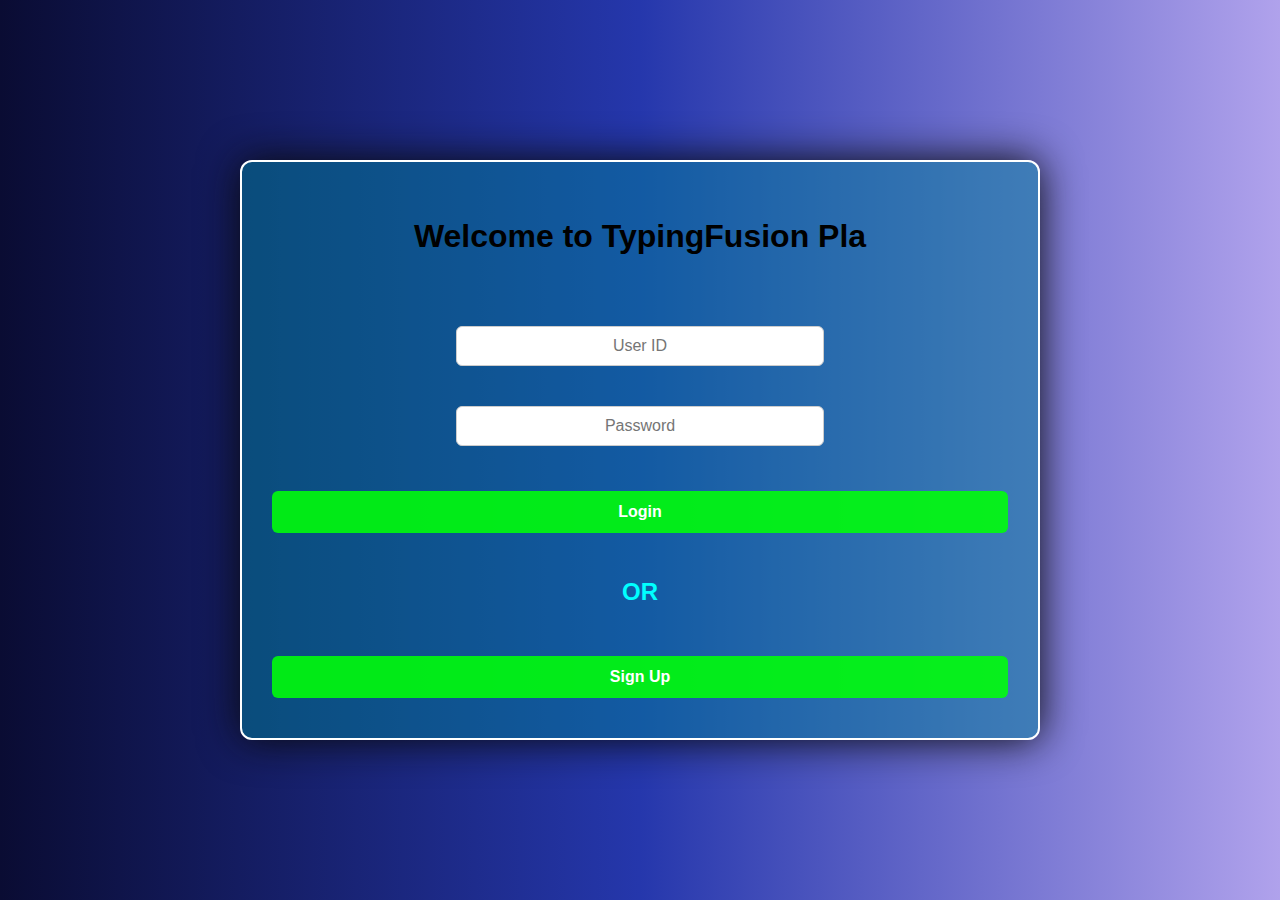
<file: index.html>
<!DOCTYPE html>
<html lang="en">

<head>
  <meta charset="UTF-8">
  <title>Typing App Login</title>
  <link rel="stylesheet" href="style.css">
  <style>
    body {
      margin: 0;
      padding: 0;
    
  background: linear-gradient(to right, #0a0c33, #2537ac, #b0a2ec);
      min-height: 100vh;
      font-family: 'Segoe UI', sans-serif;
      display: flex;
      justify-content: center;
      align-items: center;
    }

    .container {
      width: 80%;
      max-width: 800px;
      background: #fff;
      border: 2px solid rgb(255, 255, 255);
      padding: 30px;
      border-radius: 12px;
      box-shadow: 0 0 40px #0a0a0a;
      text-align: center;
      background-color: rgba(0, 128, 153, 0.482);

    }

        @keyframes fadeSlideIn {
      0% {
        opacity: 0;
        transform: translateY(50px);
      }
      100% {
        opacity: 1;
        transform: translateY(0);
      }
    }

    h2 {
      font-size: xx-large;
      min-height: 1.5em;
      margin-bottom: 30px;
      font-weight: bold;
      color: rgb(0, 0, 0);
    }

    input {
      width: 50%;
      padding: 10px;
      margin: 10px 25%;
      font-style: normal;
      border: 1px solid #ccc;
      border-radius: 6px;
      text-align: center;
            font-size: 16px;
      transition: all 1s ease;
    }

    button {
      margin: 10px 0px;
      width: 100%;
      padding: 12px;
      margin-top: 15px;
      font-weight: bold;
      font-size: 16px;
      background-color: #00ff08e1;
      color: white;
      border: none;
      border-radius: 6px;
      cursor: pointer;
      transition: background-color 0.3s ease;
    }

    button:hover {
      background-color: #0000cc;
      transform: scale(1.03);
    }

    .separator {
      margin: 15px 0;
      font-weight: bold;
      font-size: x-large;
      color: aqua;
    }
  </style>
</head>

<body>
  <div class="container">
    <h2 id="heading" style="font-family: 'Trebuchet MS', 'Lucida Sans Unicode', 'Lucida Grande', 'Lucida Sans', Arial, sans-serif;">Welcome to TypingFusion Platform</h2>

    <input type="text" id="user-id" placeholder="User ID" required>
    <input type="password" id="password" placeholder="Password" required>
    <button onclick="login()">Login</button>

    <div class="separator">OR</div>

    <button onclick="signup()">Sign Up</button>
  </div>

  <script>
    function login() {
      const uid = document.getElementById("user-id").value.trim();
      const pwd = document.getElementById("password").value;
      const data = JSON.parse(localStorage.getItem(uid));

      if (data && data.password === pwd) {
        localStorage.setItem("currentUser", uid);
        window.location.href = "tester.html";
      } else {
        alert("Invalid credentials. Please try again.");
      }
    }

    // here is the js for typewrite effect 
    const heading = document.getElementById("heading");
    const text = " Welcome to TypingFusion Platform";
    let index = 0;

    function typeWriter() {
      if (index < text.length) {
        heading.textContent += text.charAt(index);
        index++;
        setTimeout(typeWriter, 50); // typing speed
      } else {
       
        setTimeout(() => {
          heading.textContent = "";
          index = 0;
          typeWriter(); // restart typing
        }, 2000); 
      }
    }

    // Start the effect
    typeWriter();

    // Clear heading text and start typing
    heading.textContent = "";
    typeWriter();

    function signup() {
      const uid = document.getElementById("user-id").value.trim();
      const pwd = document.getElementById("password").value;

      if (uid && pwd) {
        if (localStorage.getItem(uid)) {
          alert("User ID already exists.");
        } else {
          localStorage.setItem(
            uid,
            JSON.stringify({ password: pwd, bestWPM: 0, bestAccuracy: 0 })
          );
          alert("Signup successful. You can now log in.");
        }
      } else {
        alert("Please fill both User ID and Password.");
      }
    }
  </script>
</body>

</html>
</file>
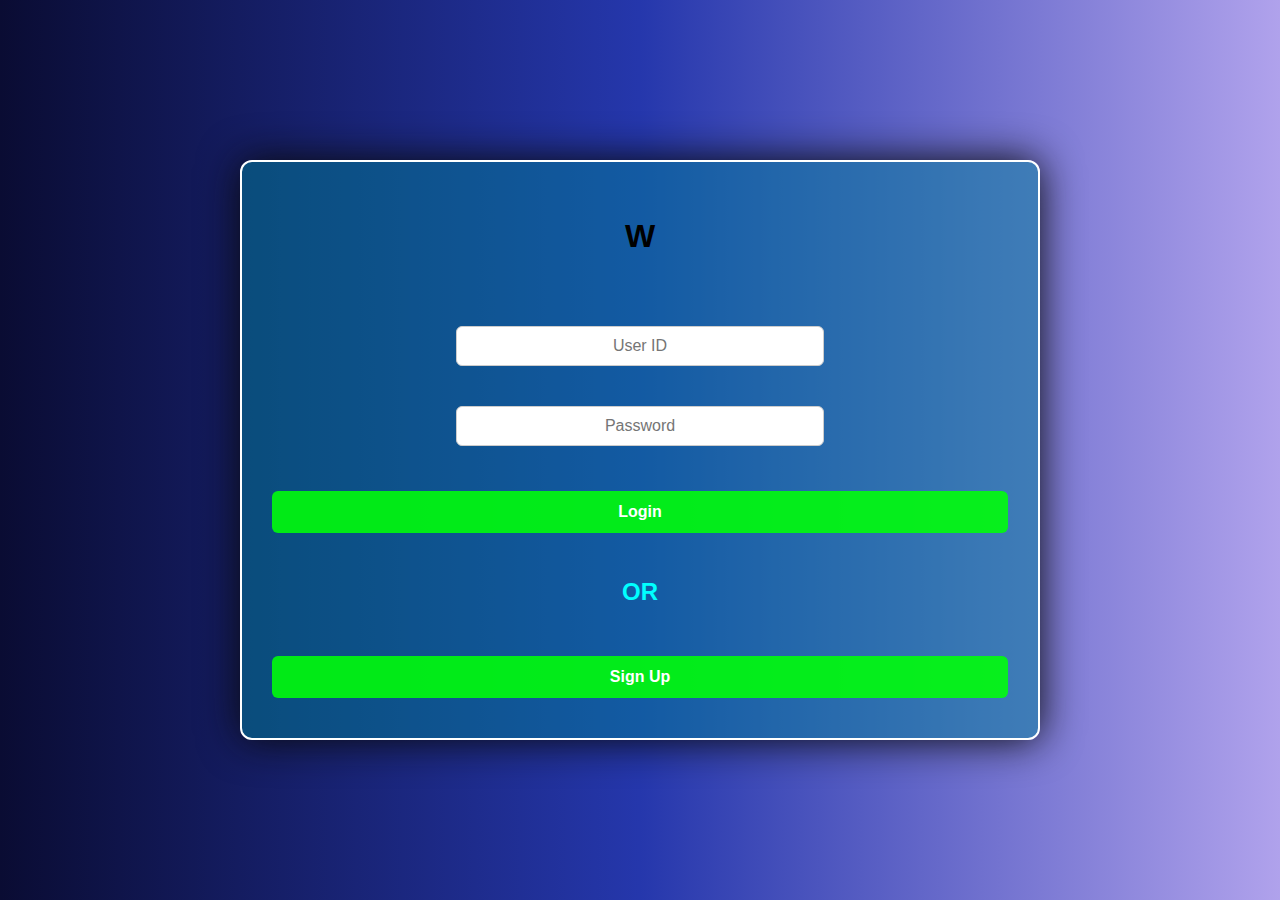
<file: profile.html>
<!DOCTYPE html>
<html lang="en">

<head>
  <meta charset="UTF-8">
  <title>Your Profile</title>
  <link rel="stylesheet" href="style.css">
</head>

<body>
  <div class="container" style="box-shadow: 0 0 20px #f6f600; background-color: rgb(164, 110, 215);">
    <button class="back-to-type" onclick="goHome()"><-Back </button>
        <button id="logout" onclick="logout()">Logout</button>
        <h2 class="your-profile">Your Profile</h2>
        <div class="profile-container">
          <input type="file" id="avatar-input" accept="image/*" style="display: none;">

          <div class="avatar" id="avatar-preview" onclick="document.getElementById('avatar-input').click();">
            <p class="edit-avatar-text"></p>

          </div>

          <span id="uid"></span>
        </div>
        <div class="chart-section">
          <div class="badge" id="wpmBadge">
            <span id="wpmValue">0</span> WPM
          </div>
          <div class="badge" id="accuracyBadge">
            <span id="accuracyValue">0</span>% Accuracy
          </div>
        </div>
  </div>

  <script>
    window.onload = function () {
      const uid = localStorage.getItem("currentUser");
      const data = JSON.parse(localStorage.getItem(uid));

      if (!uid || !data) {
        alert("Please log in first.");
        window.location.href = "index.html";
        return;
      }

      // Show user ID
      document.getElementById("uid").innerText = uid;

      // Get performance data
      const bestWPM = data?.bestWPM || 0;
      const bestAcc = data?.bestAccuracy || 0;

      document.getElementById("wpmValue").innerText = bestWPM;
      document.getElementById("accuracyValue").innerText = bestAcc;

      // Set avatar if already saved
      const avatarPreview = document.getElementById("avatar-preview");
      if (data.avatar) {
        avatarPreview.style.backgroundImage = `url('${data.avatar}')`;
      }

      // Avatar upload
      const input = document.getElementById("avatar-input");
      if (input && avatarPreview) {
        input.addEventListener("change", function () {
          const file = this.files[0];
          if (file && file.type.startsWith("image/")) {
            const reader = new FileReader();
            reader.onload = function (e) {
              const imageURL = e.target.result;

              // Set preview
              avatarPreview.style.backgroundImage = `url('${imageURL}')`;

              // Save in localStorage under current user's data
              const updatedUserData = {
                ...data,
                avatar: imageURL
              };
              localStorage.setItem(uid, JSON.stringify(updatedUserData));
            };
            reader.readAsDataURL(file);
          } else {
            alert("Please select a valid image file.");
          }
        });
      }

      // Logout
      window.logout = function () {
        localStorage.removeItem("currentUser");
        window.location.href = "index.html";
      };

      // Go to tester
      window.goHome = function () {
        window.location.href = "tester.html";
      };
    };
  </script>




  <footer class="footer">
    <p> ✨ Keep typing,</p>
    <p>🫡 keep improving.</p>
    <p>You're doing great!👍</p>
  </footer>

</body>

</html>
</file>
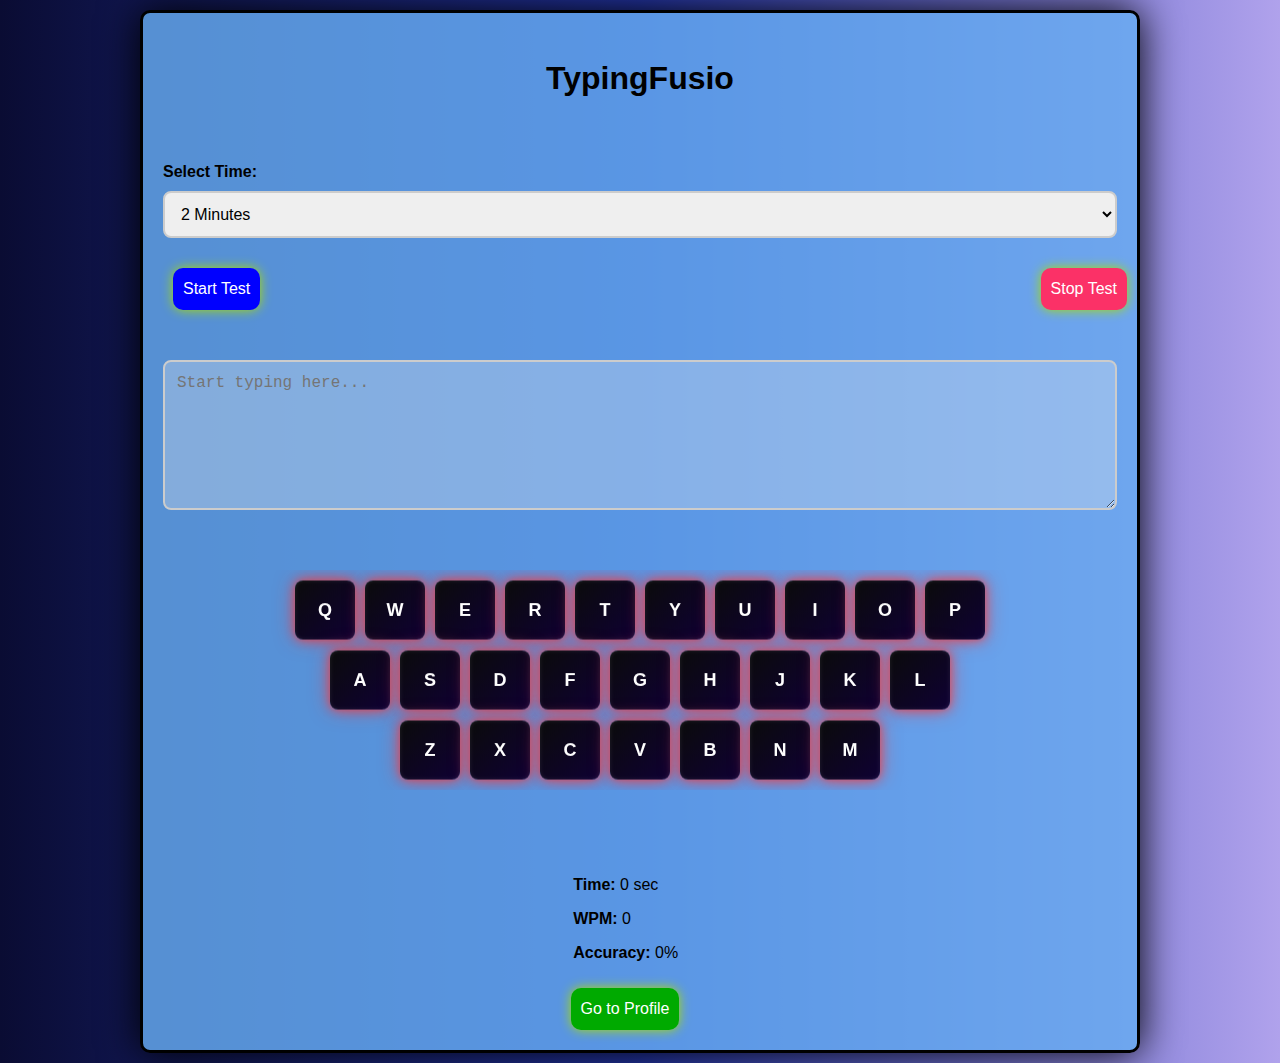
<file: tester.html>
<!DOCTYPE html>
<html lang="en">

<head>
  <meta charset="UTF-8" />
  <meta name="viewport" content="width=device-width, initial-scale=1.0" />
  <title>Typing Speed Tester</title>
  <link rel="stylesheet" href="style.css">
</head>

<body>
  <div class="container" style="box-shadow: 0 0 40px #000000; background-color: rgba(102, 172, 241, 0.811); border: 3px solid rgb(0, 0, 0);">
    <h2 class="heading" id="heading1" style="text-align: center; margin-bottom: 20px;  min-height: 1.5em; font-weight: 700; font-size: xx-large; color: rgb(0, 0, 0);">TypingFusion
      Platform</h2>

    <div class="controls">
      <label for="time-select">Select Time:</label>
      <select id="time-select" name="test-duration">
        <option value="120">2 Minutes</option>
        <option value="300">5 Minutes</option>
        <option value="600">10 Minutes</option>
      </select>
      <div
        style="display: flex; justify-content: space-between; align-items: center; flex-wrap: wrap; width: 100%; padding: 10px;">
        <button style="color: rgb(255, 255, 255); background-color: blue;box-shadow: 0 0 12px rgb(167, 222, 2);" onclick="startGame()">Start Test</button>
        <p id="quote-display" style="margin: 0 auto; font-weight: bold; font-size: x-large;"></p>
        <button   style="color: rgb(255, 255, 255); background-color: rgb(251, 49, 103);box-shadow: 0 0 12px rgb(167, 222, 2);"   onclick="stopGame()">Stop Test</button>
      </div>


    </div>

    <textarea id="quote-input" placeholder="Start typing here..." style="margin-top: 5px;" disabled></textarea>
    <div class="keyboard-container">
      <div class="keyboard-row">
        <div class="key" data-key="Q">Q</div>
        <div class="key" data-key="W">W</div>
        <div class="key" data-key="E">E</div>
        <div class="key" data-key="R">R</div>
        <div class="key" data-key="T">T</div>
        <div class="key" data-key="Y">Y</div>
        <div class="key" data-key="U">U</div>
        <div class="key" data-key="I">I</div>
        <div class="key" data-key="O">O</div>
        <div class="key" data-key="P">P</div>
      </div>
      <div class="keyboard-row">
        <div class="key" data-key="A">A</div>
        <div class="key" data-key="S">S</div>
        <div class="key" data-key="D">D</div>
        <div class="key" data-key="F">F</div>
        <div class="key" data-key="G">G</div>
        <div class="key" data-key="H">H</div>
        <div class="key" data-key="J">J</div>
        <div class="key" data-key="K">K</div>
        <div class="key" data-key="L">L</div>
      </div>
      <div class="keyboard-row">
        <div class="key" data-key="Z">Z</div>
        <div class="key" data-key="X">X</div>
        <div class="key" data-key="C">C</div>
        <div class="key" data-key="V">V</div>
        <div class="key" data-key="B">B</div>
        <div class="key" data-key="N">N</div>
        <div class="key" data-key="M">M</div>
      </div>
    </div>

    <div class="stats">
      <p><strong>Time:</strong> <span id="time">0</span> sec</p>
      <p><strong>WPM:</strong> <span id="wpm">0</span></p>
      <p><strong>Accuracy:</strong> <span id="accuracy">0</span>%</p>
      <div style="display: flex; justify-content: center; margin-right: 30px;">
        <button style="background-color: rgb(0, 170, 0); box-shadow: 0 0 12px rgb(167, 222, 2);" onclick="window.location.href='profile.html'">Go to Profile</button>
      </div>

    </div>
  </div>

  <script src="script.js">
  </script>
</body>

</html>
</file>
<file: style.css>
body {
  font-family: 'Segoe UI', sans-serif;
  background: linear-gradient(to right, #0a0c33, #2537ac, #b0a2ec);
  min-height: 100vh;
  margin: 0;
  display: flex;
  justify-content: center;
  align-items: center;
  padding: 10px; /* Add padding so content isn't cut on mobile */
  box-sizing: border-box;
}

.container {
  width: 100%;
  max-width: 1000px;
  height: auto; /* remove fixed height */
  margin: 0 auto;
  padding: 20px;
  background-color: #f9f9f9;
  border-radius: 10px;
  box-shadow: 0 0 20px #000001;
  box-sizing: border-box;
  overflow-y: auto;
  display: flex;
  flex-direction: column;
  gap: 20px; /* spacing between sections */
  border: 2px solid rgb(249, 249, 249);
}
@media (max-width: 600px) {
  .controls {
    flex-direction: column;
    align-items: stretch;
  }

  #quote-display {
    font-size: large;
    margin-top: 10px;
  }
}



input,
select,
textarea {
  width: 100%;
  padding: 12px;
  margin: 10px 0;
  font-size: 16px;
  border: 2px solid #ccc;
  border-radius: 8px;
  box-sizing: border-box;
}

button {
  background-color: #06dd1bce;
  color: white;
  border: none;
  padding: 12px 10px;
  border-radius: 10px;
  font-size: 16px;
  cursor: pointer;
  margin-top: 10px;
  transition: background-color 0.3s, transform 0.2s ease;
}

button:hover {
  background-color: #0056b3;
  transform: scale(1.05);
}

.stats {
  margin-top: 20px;
  text-align: left;
}

.correct {
  color: rgb(4, 161, 4);
  font-weight: bold;
}

.incorrect {
  color: red;
  font-weight: bold;
}

.controls {
  margin: 15px 0;
  text-align: left;
}

.controls label {
  font-weight: 600;
}

h2, h3 {
  color: #333;
}


.avatar {
  width: 80px;
  height: 80px;
  border-radius: 50%;
  background-color: #d7d7d7;
  background-size: cover;
  background-position: center;
  display: flex;
  align-items: center;
  justify-content: center;
  color: white;
  font-weight: bold;
  text-align: center;
  cursor: pointer;
  box-shadow: 0 0 5px rgba(0,0,0,0.2);
  margin-left: 0%;
}

.your-profile {
  font-size: 50px;
  gap: 0px;
  margin-top: 0%;
  margin-bottom: 0%;
  text-align: center;
  color: #000000;
}
#quote-input {
  margin-top: 50px;
  width: 100%;
  height: 150px;
}


.profile-container {
  display: flex;
  flex-direction: column;
  align-items: center;
  margin: 20px 0;
}

.edit-avatar-text {
  font-size: 14px;
  color: #666;
  margin-top: 8px;
}

.stats-card {
  background-color: #ffffff;
  border: 1px solid #ddd;
  border-radius: 10px;
  padding: 20px;
  margin-top: 20px;
  text-align: center;
  box-shadow: 0 5px 15px rgba(0,0,0,0.05);
}

#uid {
  margin-left: 0px;
  font-size: 18px;
  font-weight: bold;
  color: #333;
}

.back-to-type {
  margin-right: 90%;
  position: fixed;
  top: 15px;
  left: 15px;
  padding: 8px 14px;
  background-color: rgb(118, 101, 232);
  color: white;
  border: none;
  border-radius: 6px;
  cursor: pointer;
  z-index: 1000;
  font-weight: bold;
}

#logout {
  margin-left: 90%;
  position: fixed;
  top: 15px;
  right: 15px;
  padding: 8px 14px;
  background-color: crimson;
  color: white;
  border: none;
  border-radius: 6px;
  cursor: pointer;
  z-index: 1000;
  font-weight: bold;
}

strong,
h3 {
  margin-left: 43%;
}

.footer {
  margin-top: 30px;
  text-align: center;
  color: #555;
  font-size: 14px;
  font-weight: bold;
}
.badge{
    margin-left: 45%;
     background-color: #e0f7fa;
  padding: 10px;
  margin: 8px 0;
  border-left: 5px solid #00796b;
  border-right: 5px solid #00796b;
  border-radius: 6px;
  font-weight: bold;
  color: #004d40;
  transition: transform 0.2s ease;
  text-align: center;
}

#quote-display{
  text-shadow: 1px 1px 3px rgb(239, 231, 88);
  color: #000000;
  font-size: xx-large;
}
.btn {
  padding: 10px 20px;
  background: #4CAF50;
  color: white;
  border: none;
  border-radius: 6px;
  cursor: pointer;
}

.btn:hover {
  background: #45a049;
}
.keyboard-container {
  display: flex;
  flex-direction: column;
  align-items: center;
  gap: 10px;
  margin: 30px auto;
  perspective: 800px;
  width: 100%;
  padding: 10px;
  box-sizing: border-box;
  overflow-x: hidden;
}

.keyboard-row {
  display: flex;
  flex-wrap: wrap; /* important for small screens */
  justify-content: center;
  gap: 10px;

}

.key {
  width: 8vw; 
  min-width: 30px;
  max-width: 60px;

  height: 8vw;
  min-height: 30px;
  max-height: 60px;
  background: linear-gradient(135deg, #0b0b0b, #0f0134); 
  border-radius: 8px;
  color: white;
  font-weight: bold;
  font-size: 18px;
  display: flex;
  align-items: center;
  justify-content: center;
   box-shadow:
    0 0 10px rgba(255, 50, 50, 0.7),
    0 0 20px rgba(255, 50, 50, 0.6),
    inset 0 0 5px rgba(255, 255, 255, 0.1);
  transition: all 0.2s ease-in-out;
  transform: rotateX(10deg);
  position: relative;
}


.key.active {
  background: linear-gradient(145deg, #4caf50, #2e7d32);
  color: white;
  transform: scale(0.95) rotateX(5deg);
  box-shadow: inset 2px 2px 6px rgba(0,0,0,0.2);
}
</file>
